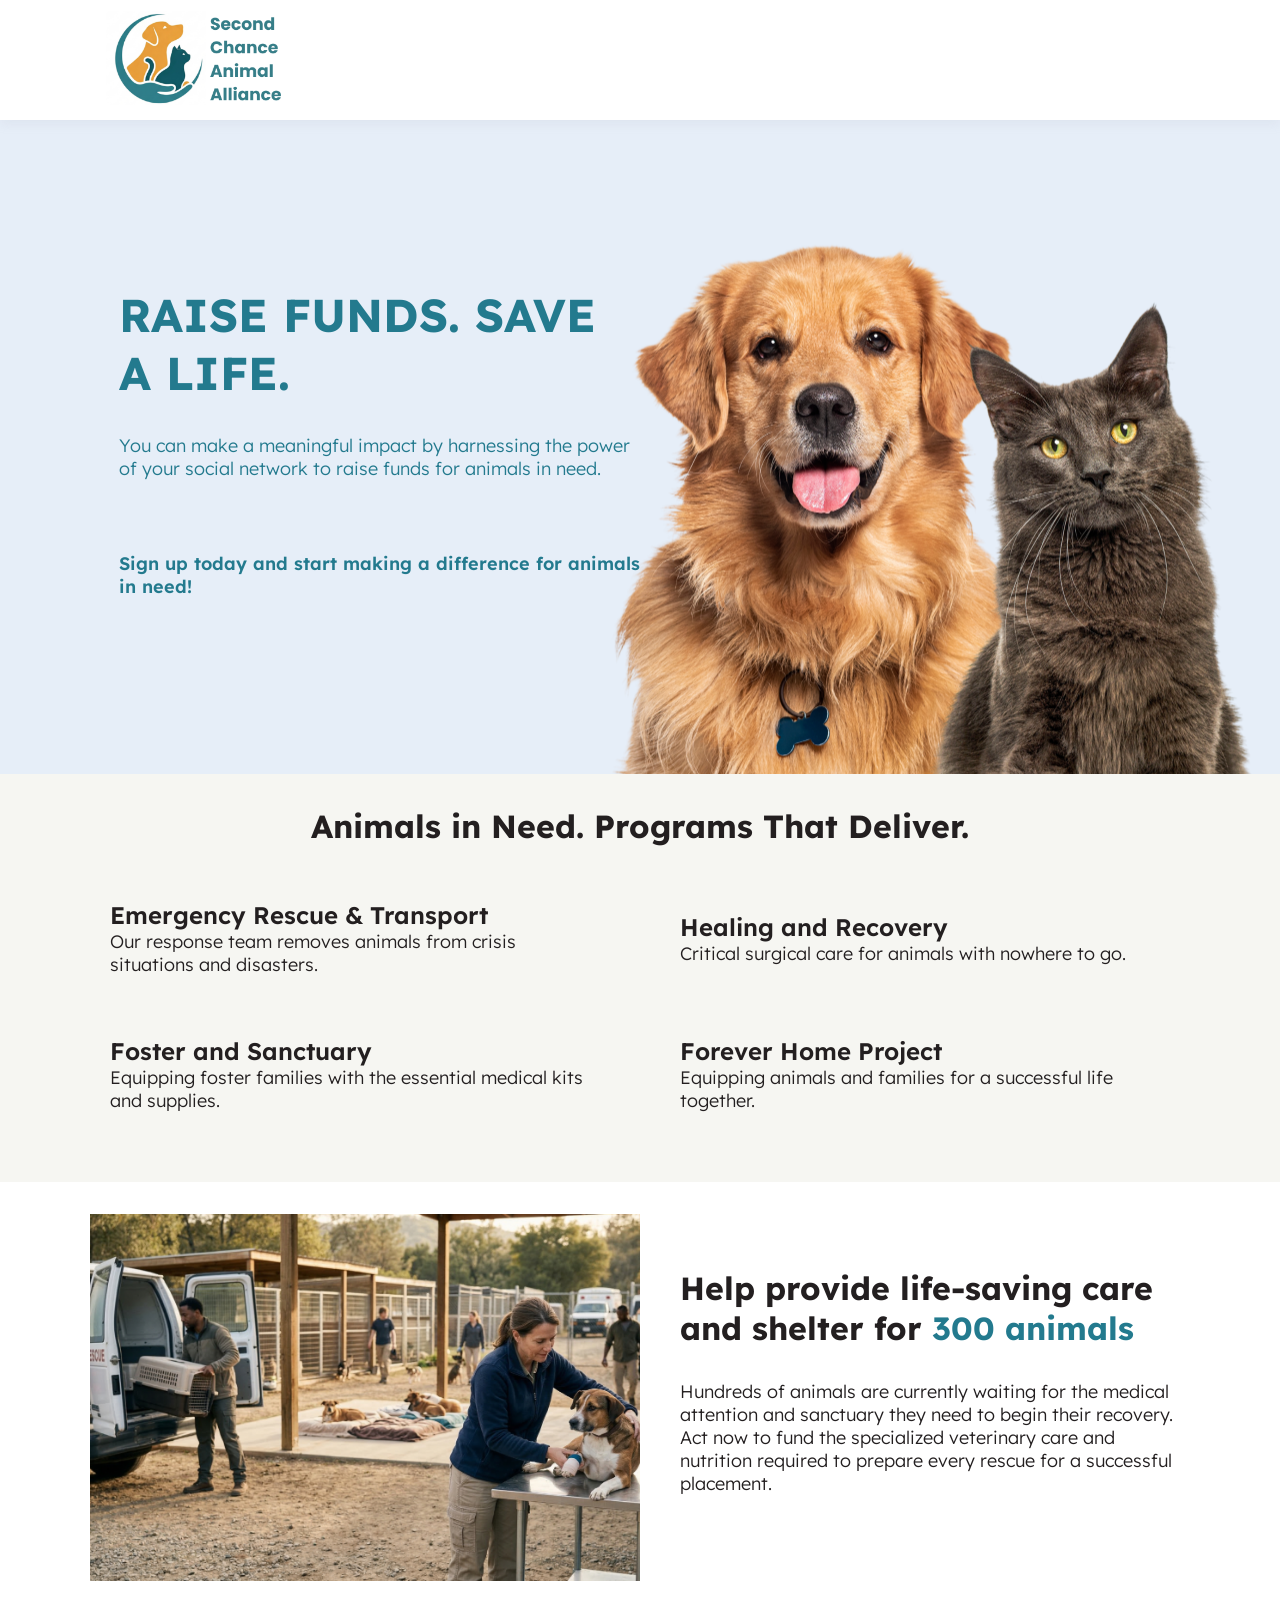
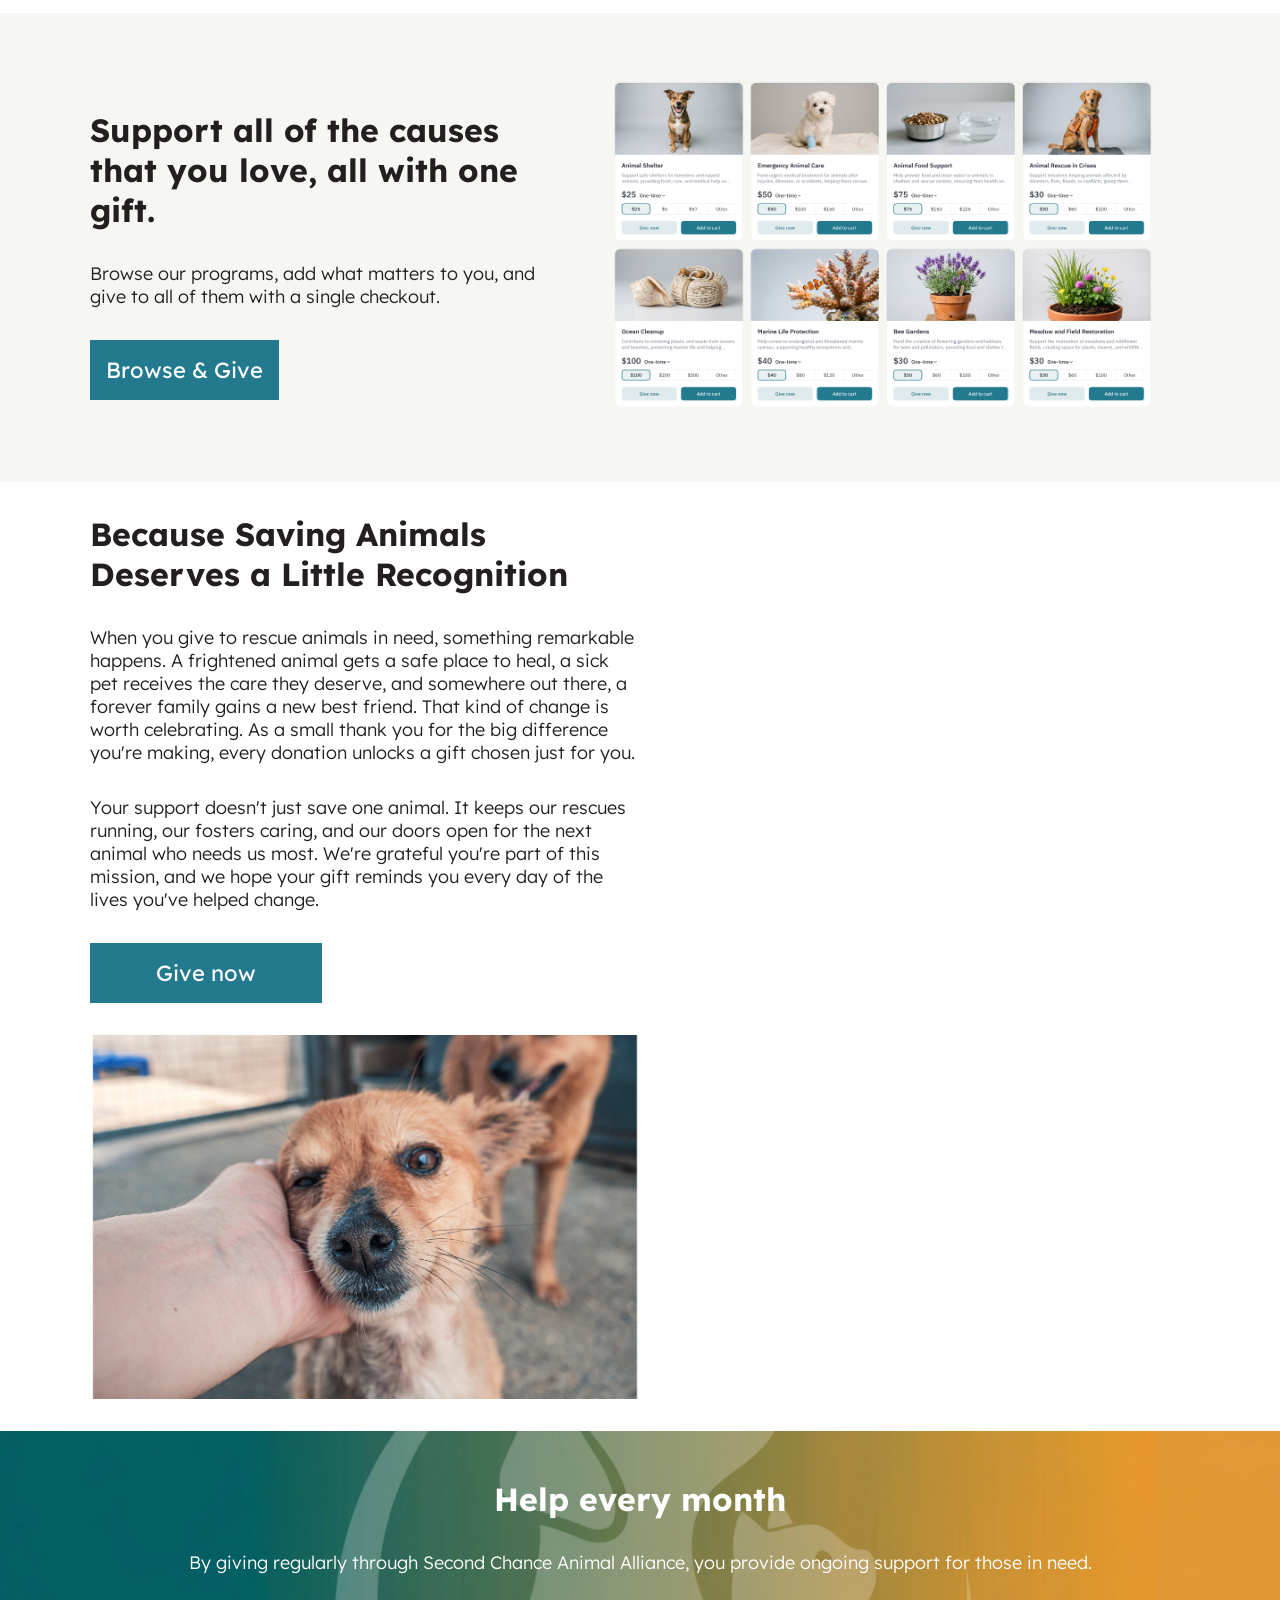
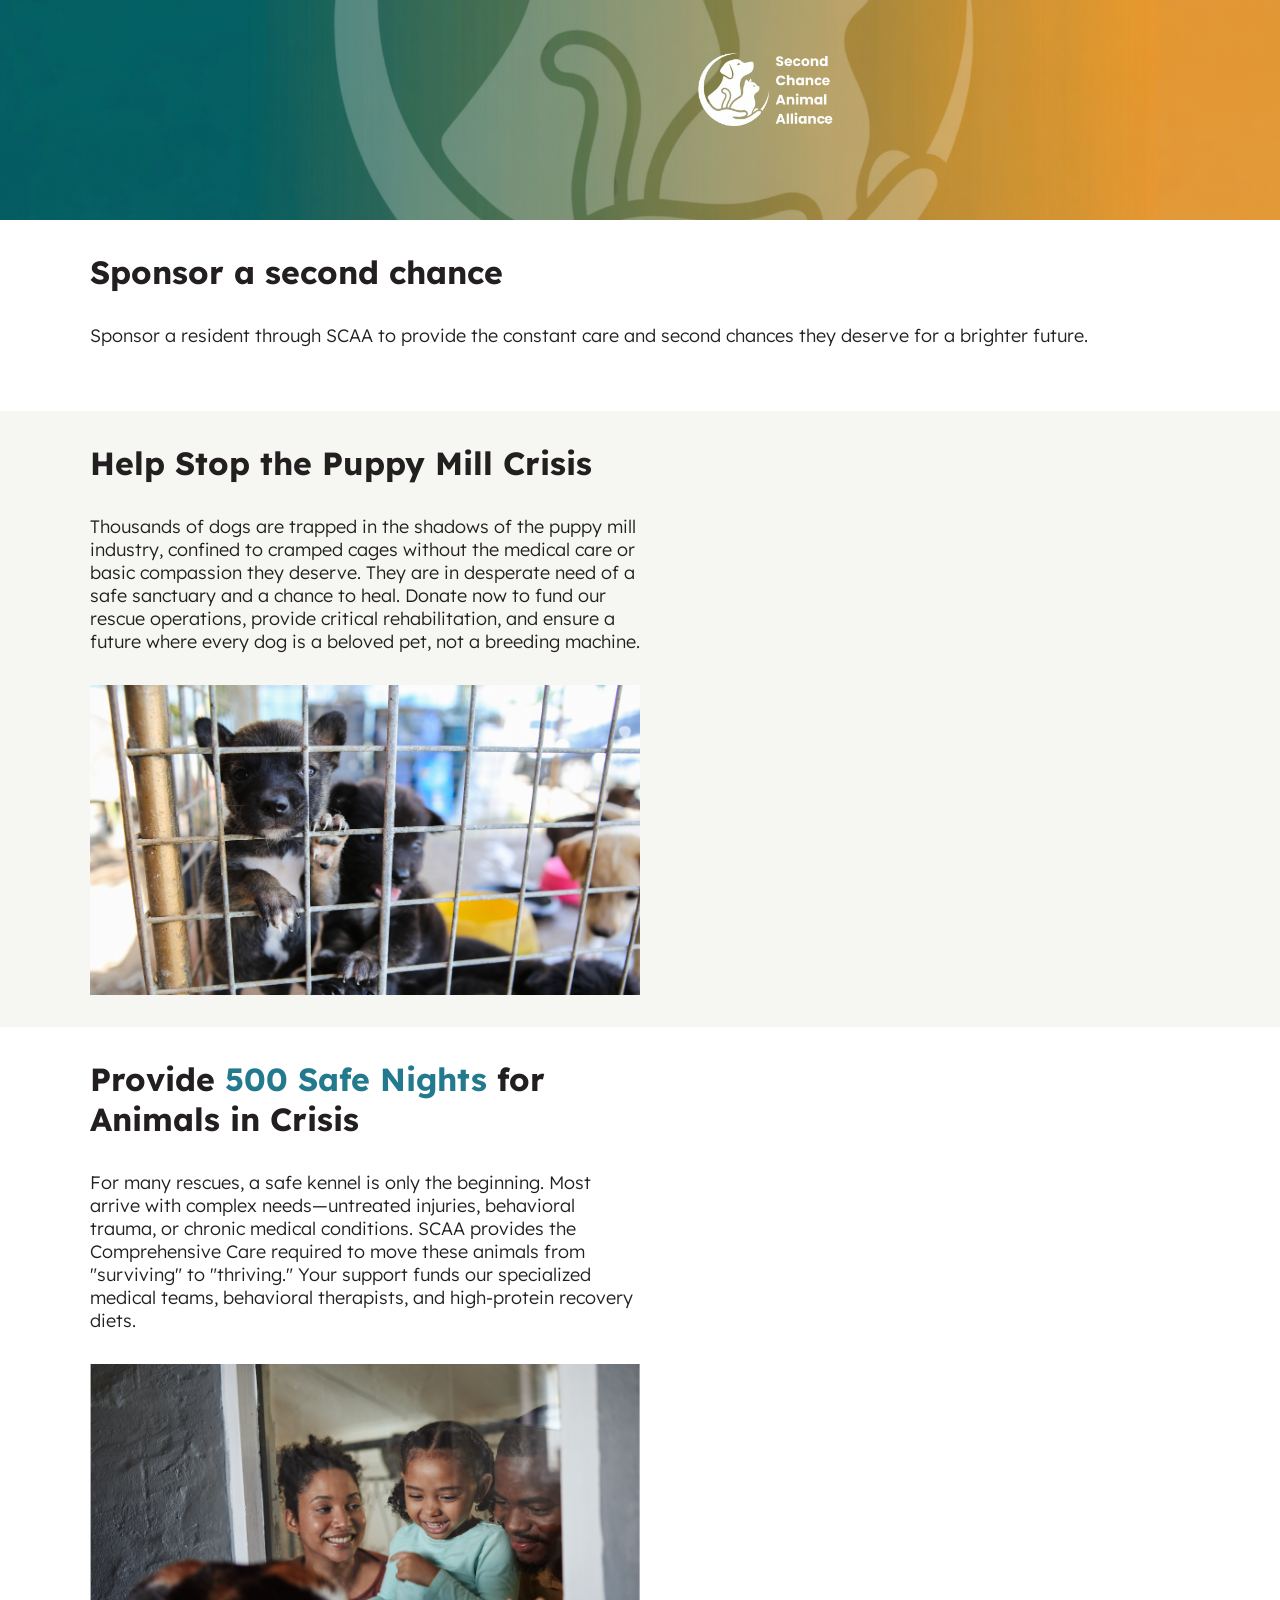
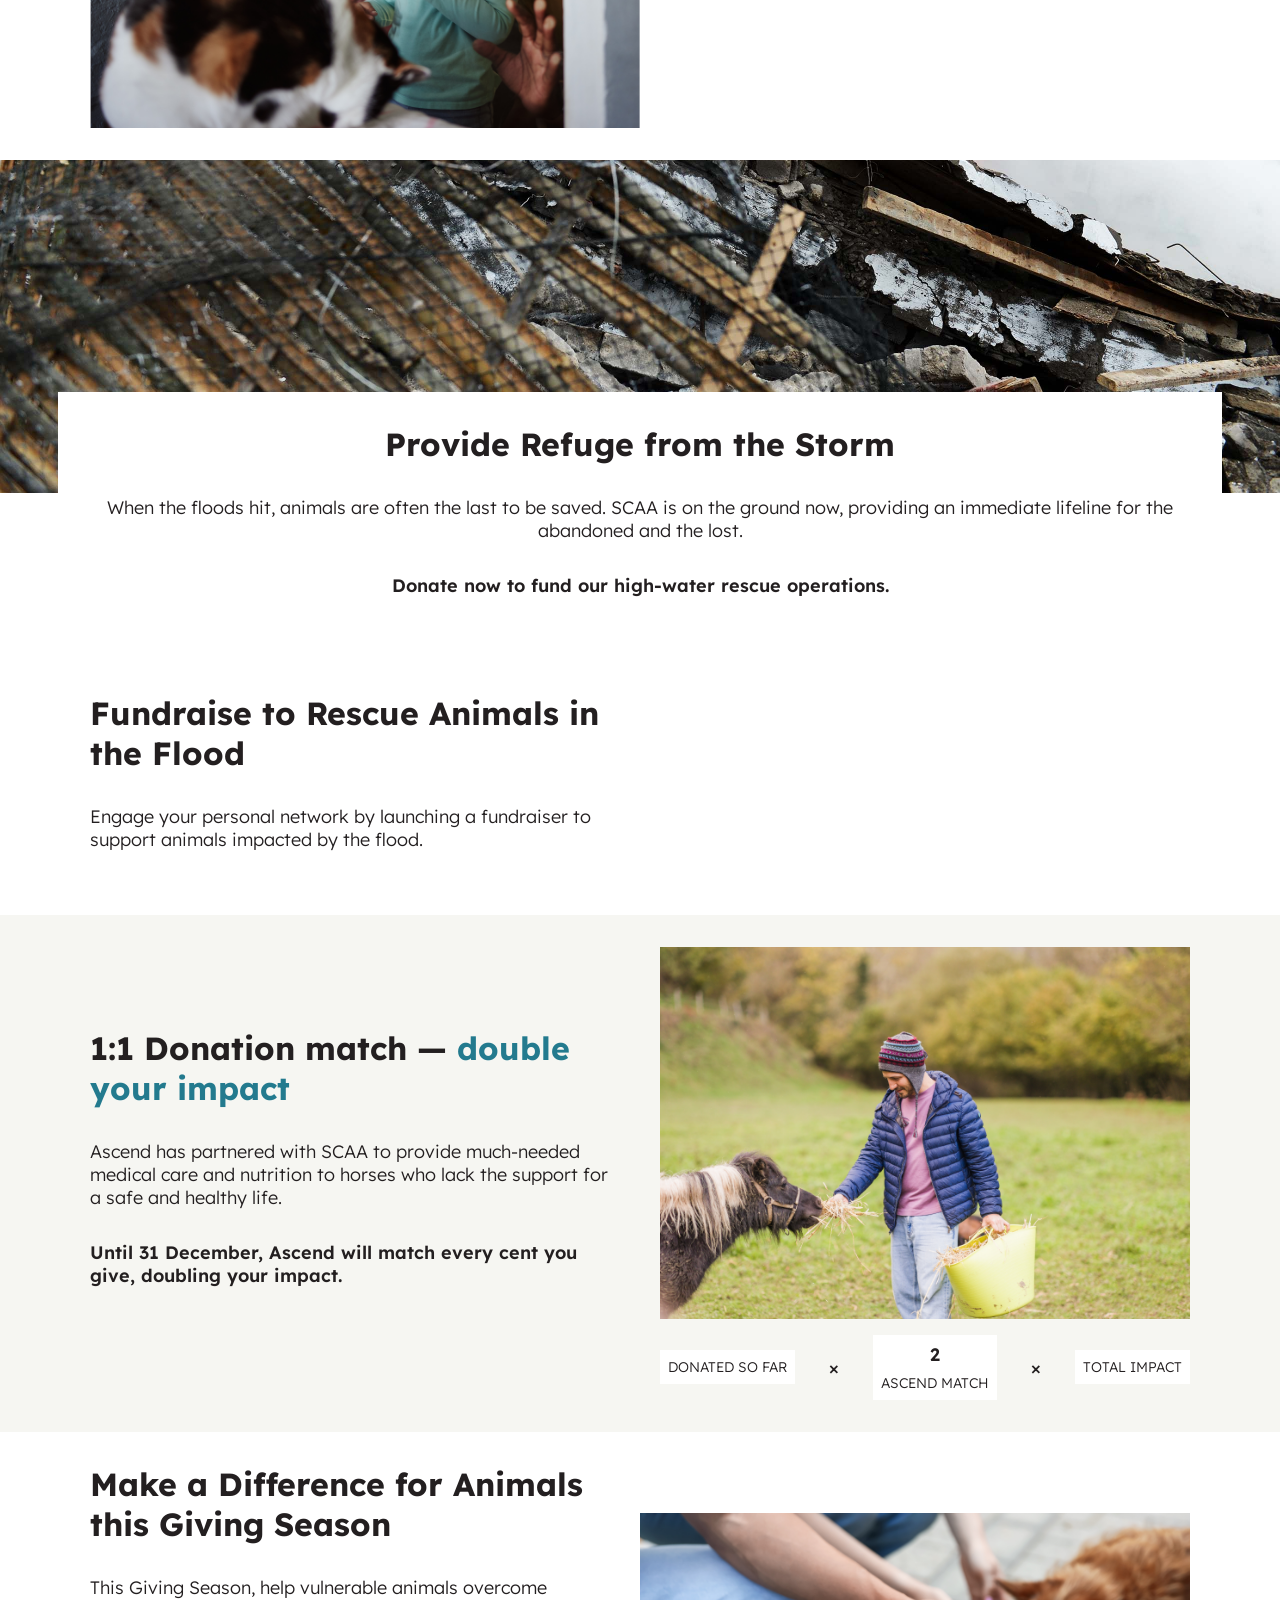
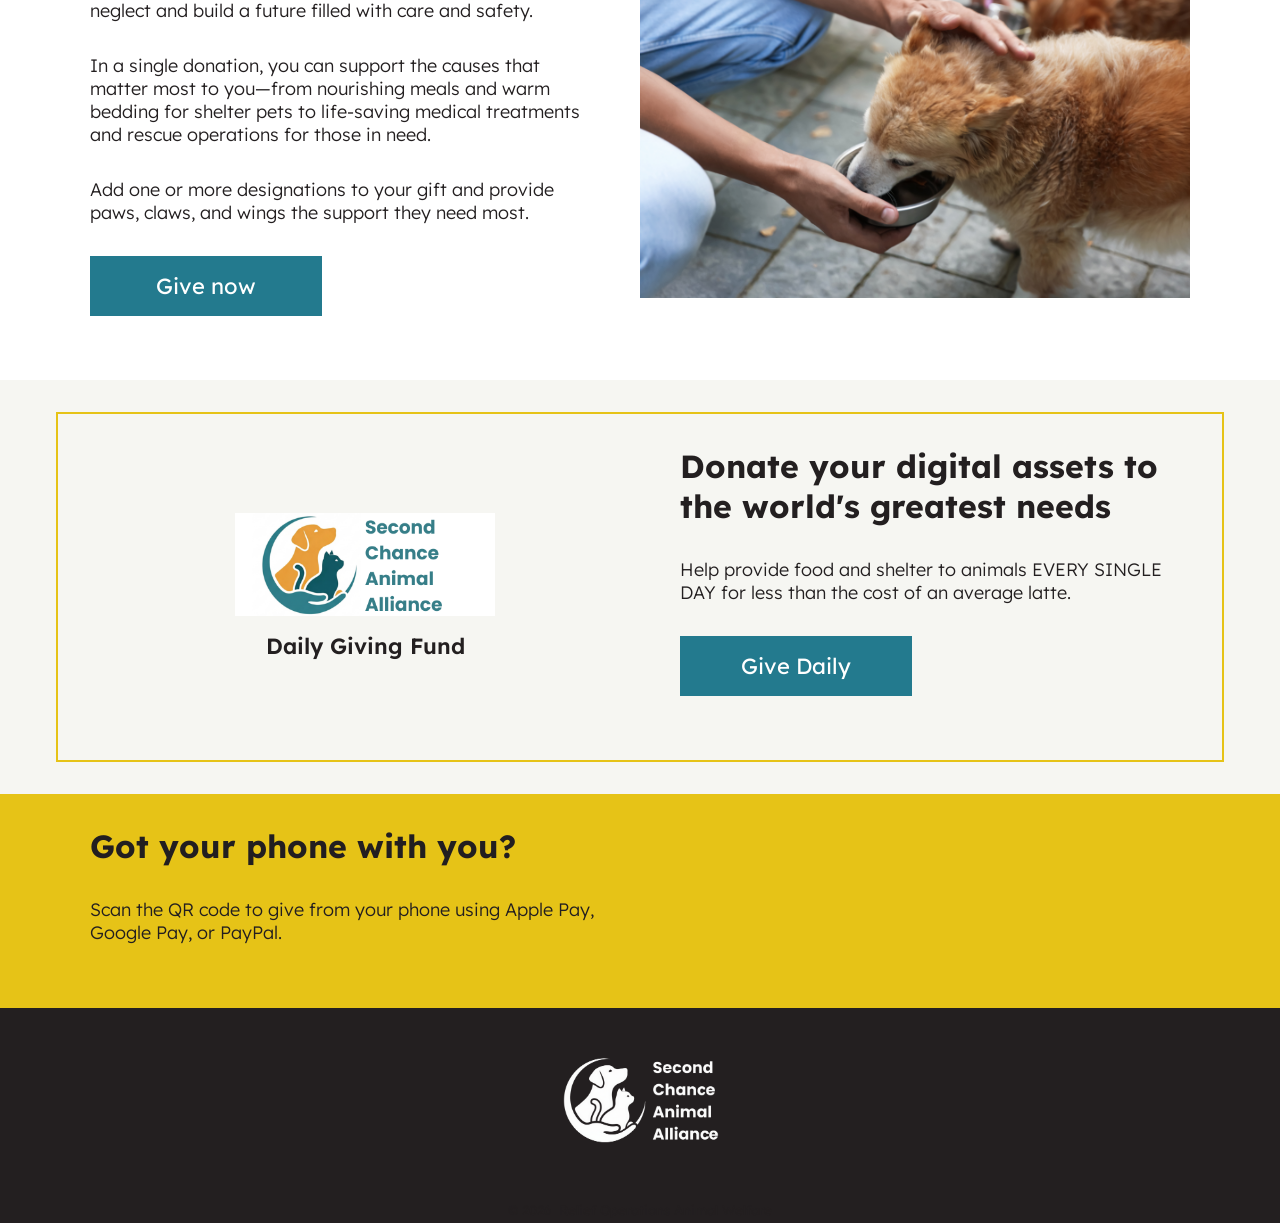
<file: index.html>
<!DOCTYPE html>
<html lang="en">

<head>
    <meta charset="UTF-8">
    <meta name="viewport" content="width=device-width, initial-scale=1.0">
    <link rel="apple-touch-icon" sizes="180x180" href="assets/img/apple-touch-icon.png">
    <link rel="icon" type="image/png" sizes="32x32" href="assets/img/favicon-32x32.png">
    <link rel="icon" type="image/png" sizes="16x16" href="assets/img/favicon-16x16.png">
    <link rel="manifest" href="site.webmanifest">
    <!-- Fundraise Up: the new standard for online giving -->
    <script>(function(w,d,s,n,a){if(!w[n]){var l='call,catch,on,once,set,then,track,openCheckout'
.split(','),i,o=function(n){return'function'==typeof n?o.l.push([arguments])&&o
:function(){return o.l.push([n,arguments])&&o}},t=d.getElementsByTagName(s)[0],
j=d.createElement(s);j.async=!0;j.src='https://cdn.funstaging.com/widget/'+a+'';
t.parentNode.insertBefore(j,t);o.s=Date.now();o.v=5;o.h=w.location.href;o.l=[];
for(i=0;i<8;i++)o[l[i]]=o(l[i]);w[n]=o}
})(window,document,'script','FundraiseUp','ALYMRPSV');</script>
    <script>window.fundraiseup_livemode = true;</script>
    <!-- End Fundraise Up -->
    <link rel="stylesheet" href="assets/css/style.css">
    <title>Relief Operations Animal Welfare</title>
</head>

<body>
    <header>
        <div class="container">
            <nav>
                <a href="index.html">
                    <img src="assets/img/Second-Chance-logo .png" alt="Second Chance Animal Alliance (SCAA) logo - Giving pets a new leash on life">
                </a>
                <a href="#XARJACBU" style="display: none"></a>
            </nav>
        </div>
    </header>
    <main>
        <section id="hero">
            <div class="container">
                <div class="two-columns">
                    <div class="column">
                        <h1>RAISE FUNDS. SAVE A LIFE.</h1>
                        <p>You can make a meaningful impact by harnessing the power of your social network to raise funds for animals in need.</p>
                        <div class="two-columns">
                            <div class="column">
                                <a href="#XAPBZCWV" style="display: none"></a>
                            </div>
                            <div class="column">
                                <a href="#XHHETBQG" style="display: none"></a>
                            </div>
                        </div>
                        <br>
                        <br>
                        <strong>
                            Sign up today and start making a difference for animals in need!
                        </strong>
                    </div>
                    <div class="column">&nbsp;</div>
                </div>
            </div>
        </section>
        <section id="programs" class="gray-section">
            <div class="container">
                <center>
                    <h1>Animals in Need. Programs That Deliver.</h1>
                </center>
                <div class="two-columns">
                    <div class="column full">
                        <div class="program-tile">
                            <a href="?form=FUNDCWFHFKG&fundraiseupLivemode=yes">
                                <strong>Emergency Rescue & Transport</strong>
                                <p>Our response team removes animals from crisis situations and disasters.</p>
                            </a>
                        </div>
                        <div class="program-tile">
                            <a href="?form=FUNZDBJTQVL&fundraiseupLivemode=yes">
                                <strong>Foster and Sanctuary</strong>
                                <p>Equipping foster families with the essential medical kits and supplies.</p>
                            </a>
                        </div>
                    </div>
                    <div class="column full">
                        <div class="program-tile">
                            <a href="?form=FUNMVTQFVJA&fundraiseupLivemode=yes">
                                <strong>Healing and Recovery</strong>
                                <p>Critical surgical care for animals with nowhere to go.</p>
                            </a>
                        </div>
                        <div class="program-tile">
                            <a href="?form=FUNRSEYQAQQ&fundraiseupLivemode=yes">
                                <strong>Forever Home Project</strong>
                                <p>Equipping animals and families for a successful life together.</p>
                            </a>
                        </div>
                    </div>
                </div>
            </div>
        </section>
        <section id="featured-program">
            <div class="container">
                <div class="two-columns">
                    <div class="column">
                        <img src="assets/img/Care-for-300.png" alt="">
                    </div>
                    <div class="column">
                        <h1>Help provide life-saving care and shelter for <span style="color: #237a8e">300 animals</span></h1>
                        <p>Hundreds of animals are currently waiting for the medical attention and sanctuary they need to begin their recovery. Act now to fund the specialized veterinary care and nutrition required to prepare every rescue for a successful placement.</p>
                        <a href="#XFJFZBJT" style="display: none"></a>
                    </div>
                </div>
            </div>
        </section>
        <section id="gift-cart" class="gray-section">
            <div class="container">
                <div class="two-columns">
                    <div class="column">
                        <h1>Support all of the causes that you love, all with one gift.</h1>
                        <p>Browse our programs, add what matters to you, and give to all of them with a single checkout.</p>
                        <div style="text-align: center; margin-top: 1rem;">
                            <a href="giftcart.html" class="button">Browse &amp; Give</a>
                        </div>
                    </div>
                    <div class="column" style="align-items: center; padding: 2rem;">
                        <a href="giftcart.html">
                            <img src="assets/img/gift_cart_image.png" alt="Gift Cart" style="max-width: 100%; padding: 0.25rem; box-sizing: border-box; border-radius: 12px;">
                        </a>
                    </div>
                </div>
            </div>
        </section>

        <section id="premiums">
            <div class="container">
                <div class="two-columns">
                    <div class="column">
                        <h1>Because Saving Animals Deserves a Little Recognition</h1>
                        <p>When you give to rescue animals in need, something remarkable happens. A frightened animal gets a safe place to heal, a sick pet receives the care they deserve, and somewhere out there, a forever family gains a new best friend. That kind of change is worth celebrating. As a small thank you for the big difference you're making, every donation unlocks a gift chosen just for you.</p>
                        <p>Your support doesn't just save one animal. It keeps our rescues running, our fosters caring, and our doors open for the next animal who needs us most. We're grateful you're part of this mission, and we hope your gift reminds you every day of the lives you've helped change.
</p>
                        <a href="?form=FUNEZULBRCN&fundraiseupLivemode=yes" class="button">Give now</a>
                        <img src="assets/img/Tributes.png" alt="">
                    </div>
                    <div class="column full end">
                        <a href="#XAQDHBWA" style="display: none"></a>
                    </div>
                </div>
            </div>
        </section>
        <section id="recurring" class="gray-section">
            <div class="container">
                <center>
                    <h1>Help every month</h1>
                    <p>By giving regularly through Second Chance Animal Alliance, you provide ongoing
                        support for those in need.</p>
                    <div class="two-columns">
                        <div class="column full end">
                            <a href="#XBUKALRG" style="display: none"></a>
                        </div>
                        <div class="column full">
                            <img src="assets/img/AW-inverted-logo.png" alt="">
                        </div>
                    </div>
                </center>
            </div>
            </div>
        </section>
        <section id="child-sponsorship">
            <div class="container">
                <h1>Sponsor a second chance</h1>
                <p>Sponsor a resident through SCAA to provide the constant care and second chances they deserve for a brighter future.</p>
                <div class="list">
                    <div class="sponsor-item">
                        <a href="#XMRHXFRY" style="display: none"></a>
                    </div>
                    <div class="sponsor-item">
                        <a href="#XAQTRMMC" style="display: none"></a>
                    </div>
                    <div class="sponsor-item">
                        <a href="#XSXSGQRG" style="display: none"></a>
                    </div>
                </div>
            </div>
        </section>
        <section id="displaced" class="gray-section">
            <div class="container">
                <div class="two-columns">
                    <div class="column">
                        <h1>Help Stop the Puppy Mill Crisis</h1>
                        <p>Thousands of dogs are trapped in the shadows of the puppy mill industry, confined to cramped cages without the medical care or basic compassion they deserve. They are in desperate need of a safe sanctuary and a chance to heal. Donate now to fund our rescue operations, provide critical rehabilitation, and ensure a future where every dog is a beloved pet, not a breeding machine.</p>
                        <img src="assets/img/AW-Cages-to-Clinics.png" alt="">
                        <a href="#XZQMVRHF" style="display: none"></a>
                    </div>
                    <div class="column full end">
                        <a href="#XELBKZBK" style="display: none"></a>
                    </div>
                </div>

            </div>
        </section>
        <section id="illuminate">
            <div class="container">
                <div class="two-columns">
                    <div class="column">
                        <h1>Provide <span style="color: #237a8e">500 Safe Nights</span> for Animals in Crisis</h1>

                        <p>For many rescues, a safe kennel is only the beginning. Most arrive with complex needs—untreated injuries, behavioral trauma, or chronic medical conditions. SCAA provides the Comprehensive Care required to move these animals from "surviving" to "thriving." Your support funds our specialized medical teams, behavioral therapists, and high-protein recovery diets.</p>
                        <img src="assets/img/safe-nights.png" alt="">
                    </div>
                    <div class="column end">
                        <a href="#XNVUKFRY" style="display: none"></a>
                    </div>
                </div>
            </div>
        </section>
        <section id="earthquake" class="gray-section">
            <div class="container">
                <center>
                    <h1>Provide Refuge from the Storm</h1>
                    <p>When the floods hit, animals are often the last to be saved. SCAA is on the ground now, providing an immediate lifeline for the abandoned and the lost. </p>
                    <p><strong>Donate now to fund our high-water rescue operations.</strong>
                    </p>
                    <a href="#XLAAVGQT" style="display: none"></a>
                </center>
            </div>
        </section>
        <section id="fundraiser">
            <div class="container">
                <div class="two-columns">
                    <div class="column">
                        <h1>Fundraise to Rescue Animals in the Flood</h1>
                        <p>
                            Engage your personal network by launching a fundraiser to support animals impacted by the flood.
                        </p>
                        <a href="#XUGPZMER" style="display: none"></a>
                    </div>
                    <div class="column">
                        <a href="#XZKFEKWM" style="display: none"></a>
                    </div>
                </div>
            </div>
        </section>
        <section id="match" class="gray-section">
            <div class="container">
                <div class="two-columns">
                    <div class="column full">
                        <h1>1:1 Donation match &mdash; <span style="color: #237a8e">double your impact</span></h1>
                        <p>Ascend has partnered with SCAA to provide much-needed medical care and nutrition to horses who lack the support for a safe and healthy life. </p>
                        <p>
                            <strong>
                                Until 31 December, Ascend
                                will match every cent you give, doubling your impact.
                            </strong>
                        </p>
                        <a href="#XGRDYXEB" style="display: none"></a>
                    </div>
                    <div class="column full">
                        <img src="assets/img/Ascend-Matching-Image.png" alt="">
                        <div class="matching-stats">
                            <div class="stat"><a href="#XDKAFZEF" style="display: none"></a><small>DONATED SO FAR</small></div> &times; <div
                                class="stat"><span>2</span><small>ASCEND MATCH</small> </div> &times; <div class="stat"><a href="#XYSJMNTB"
                                    style="display: none"></a> <small>TOTAL IMPACT</small> </div>
                        </div>
                    </div>
                </div>
            </div>
        </section>
        <section id="multi-designation">
            <div class="container">
                <div class="two-columns">
                    <div class="column">
                        <h1>Make a Difference for Animals this Giving Season</h1>
                        <p>This Giving Season, help vulnerable animals overcome neglect and build a future filled with care and safety.</p>
                        <p>In a single donation, you can support the causes that matter most to you—from nourishing meals and warm bedding for shelter pets to life-saving medical treatments and rescue operations for those in need.</p>
                        <p>Add one or more designations to your gift and provide paws, claws, and wings the support they need most.</p>
                        <a href="https://scaaportal.donorsupport.co/page/FUNPKJHXFHE"
                            class="button">Give now</a>
                    </div>
                    <div class="column">
                        <img src="assets/img/Multi-Designation.png">
                    </div>
                </div>
            </div>
        </section>
        
        <section id="crypto" class="gray-section">
            <div class="container">
                <div class="two-columns">
                    <div class="column crypto">
                        <img src="assets/img/Second-Chance-logo .png" alt="">
                        <strong>Daily Giving Fund</strong>
                    </div>
                    <div class="column">
                        <h1>Donate your digital assets to the world's greatest needs</h1>
                        <p>Help provide food and shelter to animals EVERY SINGLE DAY for less than the cost of an average latte. </p>
                        <a href="https://animal-welfare-ropsi.nancy-vicari.workers.dev/?form=dailygiving" class="button">Give
                            Daily</a>
                    </div>
                </div>
            </div>
        </section>
        <section id="qr">
            <div class="container">
                <div class="two-columns">
                    <div class="column">
                        <h1>Got your phone with you?</h1>
                        <p>Scan the QR code to give from your phone using Apple Pay, Google Pay, or
                            PayPal.</p>
                    </div>
                    <div class="column">
                        <a href="#XHPSXTBD" style="display: none"></a>
                    </div>
                </div>
            </div>
        </section>
    </main>
    <footer>
        <img src="assets/img/AW-inverted-logo.png" alt="Relief Operations Animal Welfare">
        <small>&copy; <span id="year"></span>&nbsp; Relief Operations Animal Welfare</small>
    </footer>
    <script src="assets/js/script.js"></script>
</body>

</html>
</file>
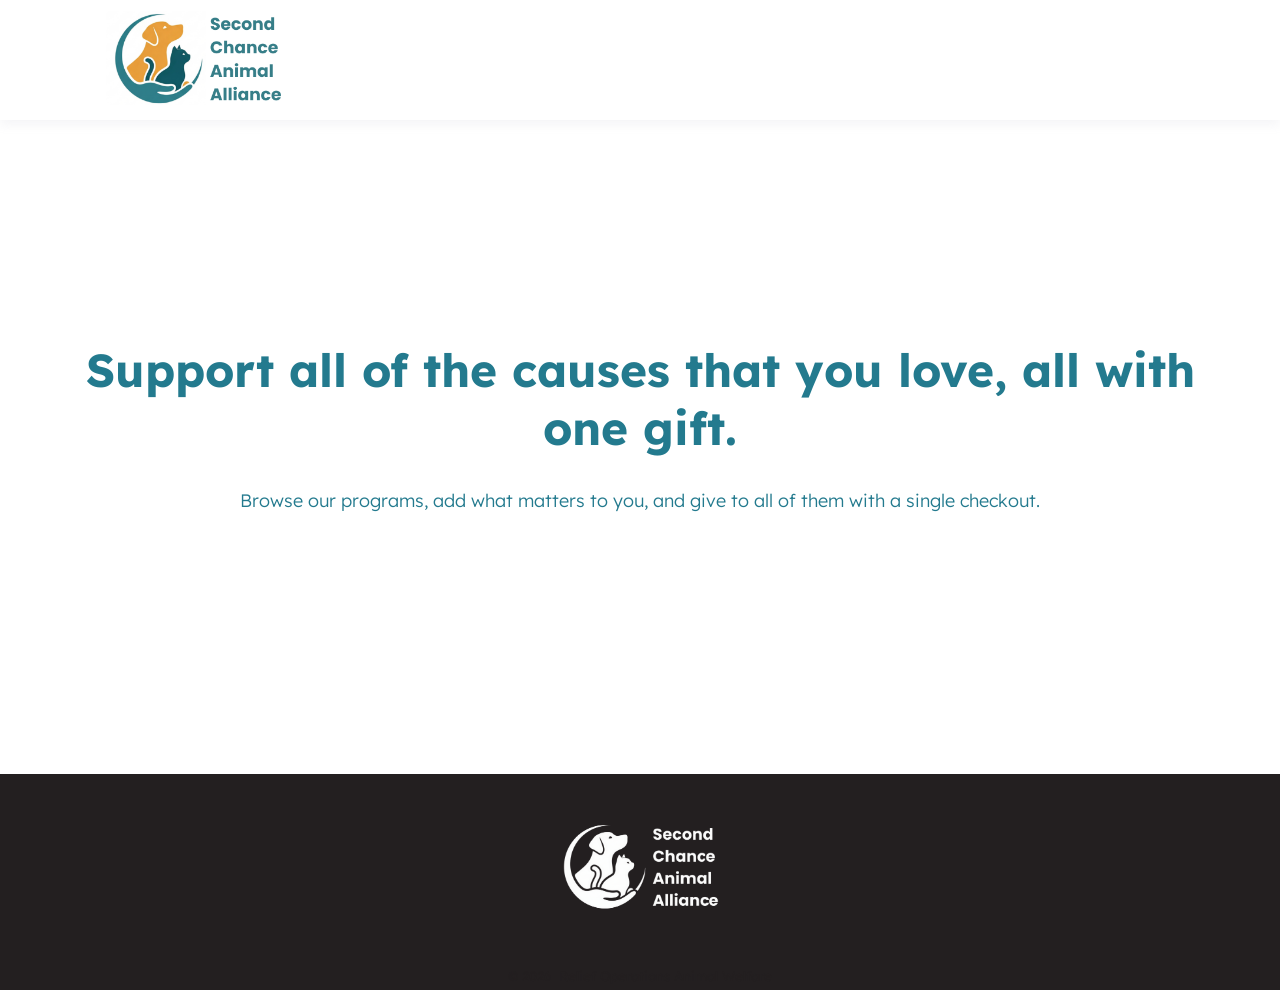
<file: giftcart.html>
<!DOCTYPE html>
<html lang="en">

<head>
    <meta charset="UTF-8">
    <meta name="viewport" content="width=device-width, initial-scale=1.0">
    <link rel="apple-touch-icon" sizes="180x180" href="assets/img/apple-touch-icon.png">
    <link rel="icon" type="image/png" sizes="32x32" href="assets/img/favicon-32x32.png">
    <link rel="icon" type="image/png" sizes="16x16" href="assets/img/favicon-16x16.png">
    <link rel="manifest" href="site.webmanifest">
    <!-- Fundraise Up: the new standard for online giving -->
    <script>(function(w,d,s,n,a){if(!w[n]){var l='call,catch,on,once,set,then,track,openCheckout'
.split(','),i,o=function(n){return'function'==typeof n?o.l.push([arguments])&&o
:function(){return o.l.push([n,arguments])&&o}},t=d.getElementsByTagName(s)[0],
j=d.createElement(s);j.async=!0;j.src='https://cdn.funstaging.com/widget/'+a+'';
t.parentNode.insertBefore(j,t);o.s=Date.now();o.v=5;o.h=w.location.href;o.l=[];
for(i=0;i<8;i++)o[l[i]]=o(l[i]);w[n]=o}
})(window,document,'script','FundraiseUp','ALYMRPSV');</script>
    <script>window.fundraiseup_livemode = true;</script>
    <!-- End Fundraise Up -->
    <link rel="stylesheet" href="assets/css/style.css">
    <title>Relief Operations Animal Welfare</title>
    <style>
        #hero {
            background: none;
        }
        #hero .container {
            max-width: 100%;
            width: 100%;
            box-sizing: border-box;
            padding: 0 1.5rem;
        }
    </style>
</head>

<body>
    <header>
        <div class="container">
            <nav>
                <a href="index.html">
                    <img src="assets/img/Second-Chance-logo .png" alt="Second Chance Animal Alliance (SCAA) logo - Giving pets a new leash on life">
                </a>
                <a href="#XARJACBU" style="display: none"></a>
            </nav>
        </div>
    </header>
        <main>
        <section id="hero">
            <div class="container">
                <h1 style="text-align: center; padding: 0 1.5rem;">Support all of the causes that you love, all with one gift.</h1>
                <p style="text-align: center; padding: 0 1.5rem;">Browse our programs, add what matters to you, and give to all of them with a single checkout.</p>
                <a href="#FUNAEQPYPRJ" style="display: none"></a>
            </div>
        </section>
    </main>
    <footer>
        <img src="assets/img/AW-inverted-logo.png" alt="Relief Operations Animal Welfare">
        <small>&copy; <span id="year"></span>&nbsp; Relief Operations Animal Welfare</small>
    </footer>
    <script src="assets/js/script.js"></script>
</body>

</html>
</file>
<file: assets/css/style.css>
@import url('https://fonts.googleapis.com/css2?family=Lexend:wght@100..900&display=swap');

:root {
    --uk-yellow: #ffd819;
    --uk-dark-yellow: #e6c317;
    --ramadan-gold: #D3AF37;
    --aw-green: #237a8e;
}

* {
    font-family: "Lexend", sans-serif;
    color: #231f20;
}

img {
    max-width: 100%;
}

body {
    margin: 0;
    min-height: 100vh;
}

header {
    box-shadow: rgba(154, 161, 177, 0.1) 0px 5px 10px;
    width: 100%;
    background-color: #fff;
    position: fixed;
}

nav {
    display: flex;
    height: 120px;
    justify-content: space-between;
    align-items: center;
}

nav img {
    max-width: 240px;
}

main {
    padding-top: 110px;
}

h1 {
    font-size: 32px;
    margin: 0;
    margin-bottom: 2rem;
}

p {
    font-size: 18px;
    font-weight: 300;
    margin: 0;
    margin-bottom: 2rem;
}

strong {
    font-size: 18px;
    font-weight: 600;
}

.container {
    max-width: 1100px;
    margin: 0 auto;
}

section {
    padding: 2rem;
}

.gray-section {
    background: linear-gradient(rgba(246, 246, 242, 1), rgba(246, 246, 242, 1));
}

.button {
    background-color: var(--aw-green);
    color: #FFFFFF;
    min-width: 200px;
    text-align: center;
    text-decoration: none;
    padding: 1rem;
    margin-bottom: 2rem;
    font-size: 22px;
}

.button:hover {
    background-color: var(--uk-dark-yellow);
}

.two-columns {
    display: flex;
    flex-direction: row;
    justify-content: space-between;
    gap: 2.5rem;
}

.column {
    display: flex;
    flex-direction: column;
    justify-content: center;
    align-items: start;
    max-width: 50%;
}

.column.full {
    width: 100%;
}

.column.end {
    align-items: end;
}

#hero {
    background: url(../img/hero-banner-image.png);
    background-repeat: no-repeat;
    background-size: cover;
    min-height: 600px;
    background-position-y: center;
    background-position-x: right;
    display: flex;
    flex-direction: column;
    justify-content: center;
    align-items: start;
}
#hero h1 {
    font-size: 46px;
    color: #237A8E;
}

#hero p,
#hero strong {
    color: #237A8E;
}

#hero h1 {
    font-size: 46px;
}

#hero-donate {
    margin-bottom: 0;
}

/* Programs */
.program-tile {
    border: 4px solid #f6f6f2;
    width: 100%;
    display: flex;
    flex-direction: column;
    justify-content: center;
    align-items: start;
    margin-bottom: 1rem;
    min-height: 120px;
    padding: 1rem;
    box-sizing: border-box;
}

.program-tile:hover {
    border-color: var(--uk-yellow);
}

.program-tile a {
    text-decoration: none;
}

.program-tile a strong {
    font-size: 24px;
}

.program-tile a p {
    margin: 0;
}

#recurring {
    background: url(../img/Monthly-Donors.png);
    background-repeat: no-repeat;
    background-size: cover;
    background-position: center;
}

#recurring .container {
    padding: 1rem 0;
}

#recurring img {
    max-height: 150px;
    width: auto;
    height: auto;
    margin: 0.5rem 0;
}

#recurring h1,
#recurring p {
    color: #fff;
}

/* Sponsor a child */
.list {
    display: flex;
    flex-direction: row;
    justify-content: space-between;
    align-items: start;
}

/* Earthquake */
#earthquake {
    background-image: url(../img/AdobeStock_74107816.jpg) !important;
    background-size: cover;
    background-repeat: no-repeat;
    background-position-x: center;
    background-position-y: 100%;
}

#earthquake .container {
    background-color: #fff;
    padding: 2rem;
    position: relative;
    top: 200px;
}

/* Fundraiser */
#fundraiser {
    padding-top: 200px;
}

/*  Matching  */
.matching-stats {
    margin-top: 1rem;
    width: 100%;
    display: flex;
    flex-direction: row;
    flex-wrap: nowrap;
    justify-content: space-between;
    align-items: center;
    font-size: 20px;
}

.stat {
    background-color: #ffffff;
    display: flex;    
    flex-direction: column;
    justify-content: center;
    align-items: center;
    padding: 0.5rem;
    text-align: center;    
    font-weight: 600;
    font-size: 18px;
    gap: 0.5rem;
}

.matching-stats small {
    font-weight: 300;
    font-size: 14px;
}

/* Crypto */
#crypto .container {
    padding: 2rem;
    border: 2px solid var(--uk-dark-yellow);
}


.crypto {
    display: flex;
    flex-direction: column;
    justify-content: center;
    align-items: center;
    width: 100%;
}

.crypto img {
    max-width: 260px;
    margin: 0 auto;
    margin-bottom: 1rem;
}

.crypto strong {
    font-size: 22px;
}

#qr {
    background-color: var(--uk-dark-yellow);
}

#qr h1,
#qr p {
    color: #221e20;
}

footer {
    padding: 0.35rem;    
    display: flex;
    flex-direction: column;
    justify-content: center;
    align-items: center;  
    background-image: linear-gradient(rgba(35, 31, 32, 1), rgba(35, 31, 32, 1)) !important;
    background-position: left top !important;
    background-size: auto !important;
    background-repeat: no-repeat !important;

}

footer img {
    max-width: 240px;
    margin-bottom: 1rem;
}

@media(max-width:767px) {
    #hero {
        background-position: left center
    }
    section {
        padding: 2rem 1rem;
    }

    .two-columns {
        flex-direction: column;
    }

    .list {
        flex-direction: column;
    }

    .column {
        width: 100%;
        max-width: 100%;
    }
}
</file>
